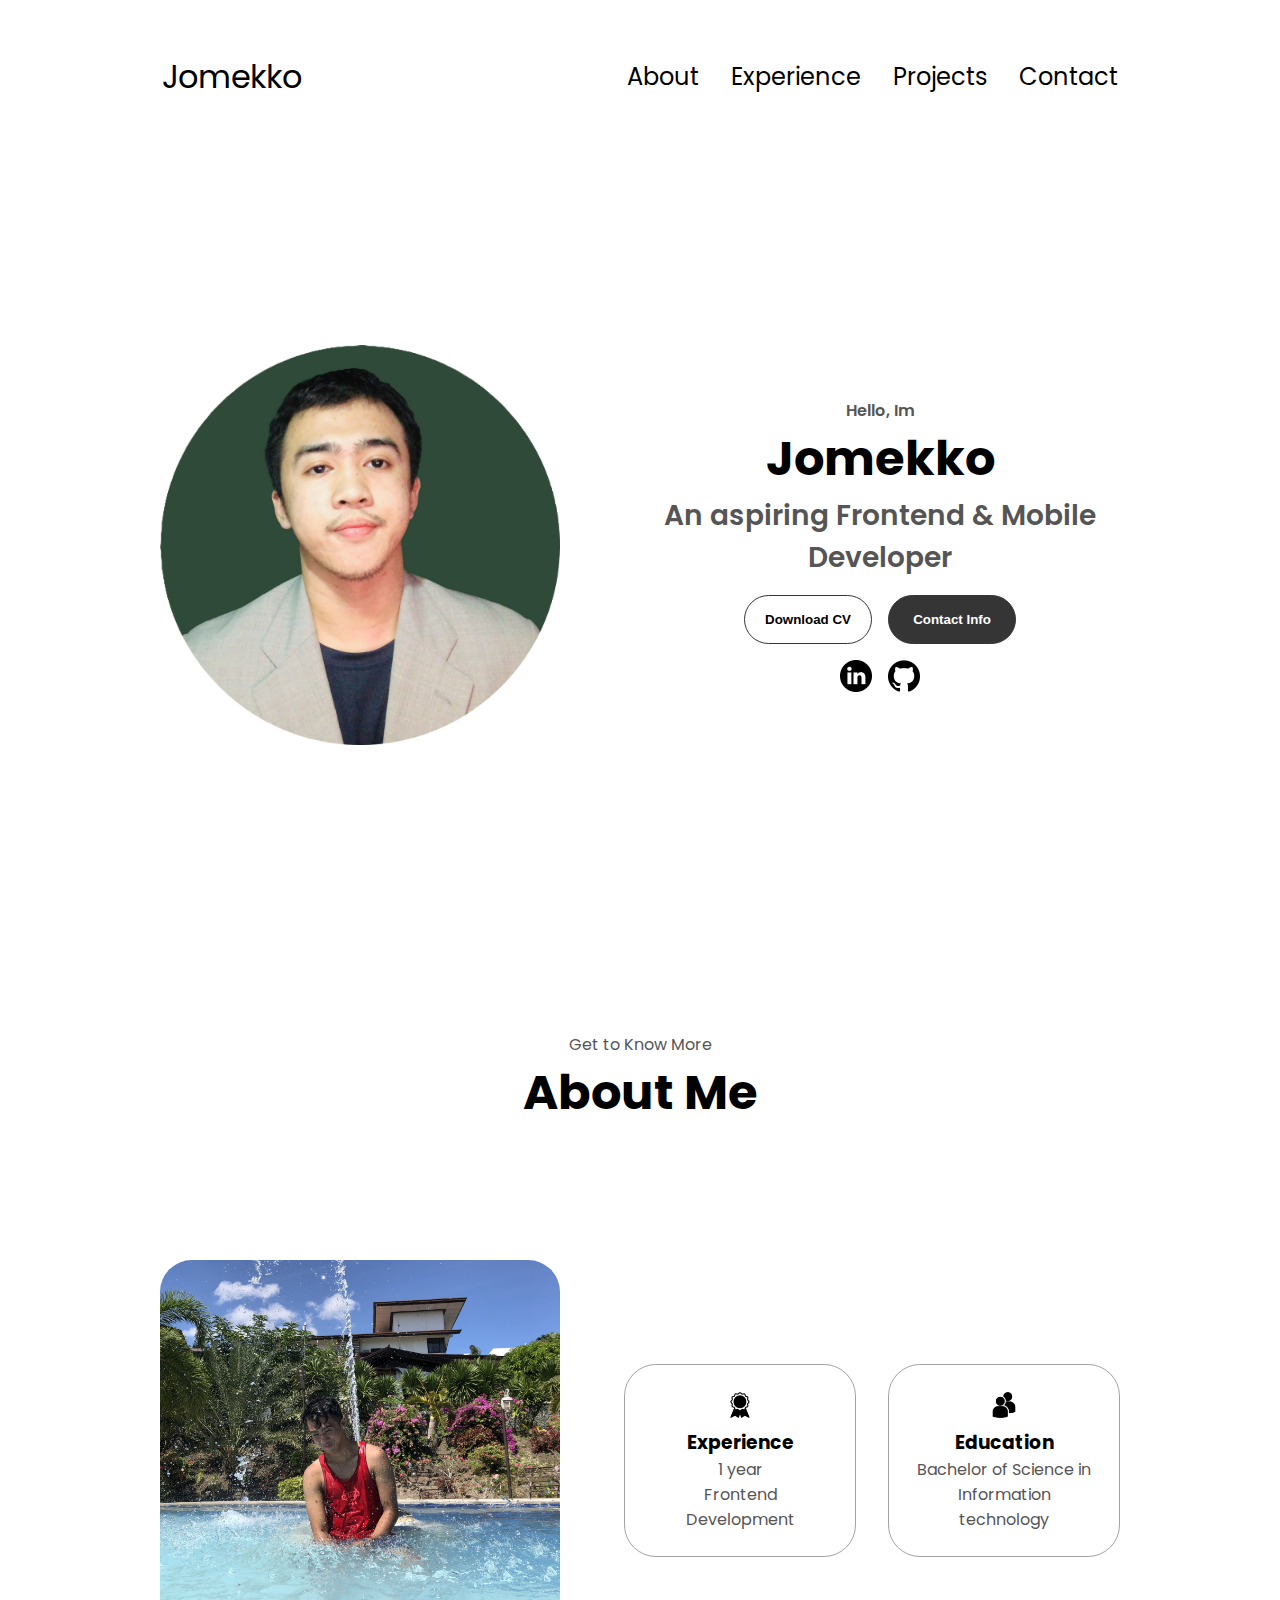
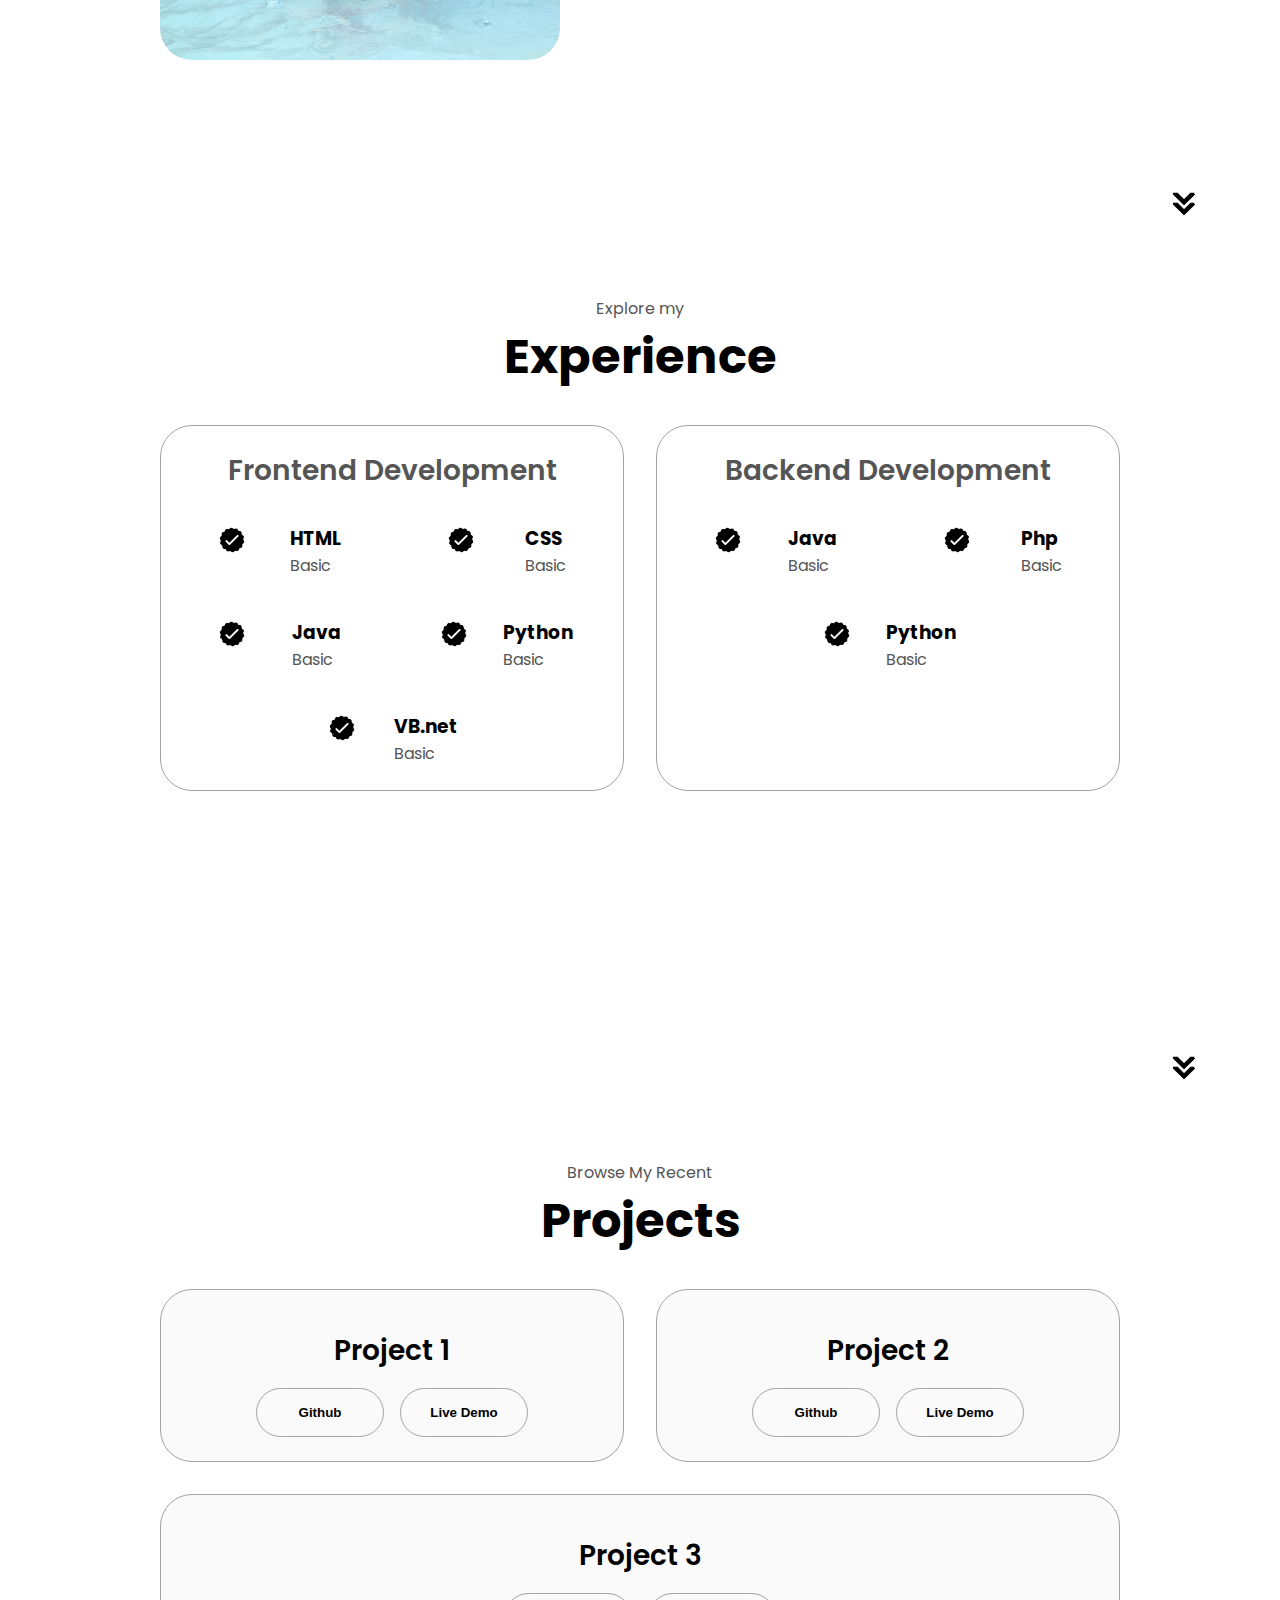
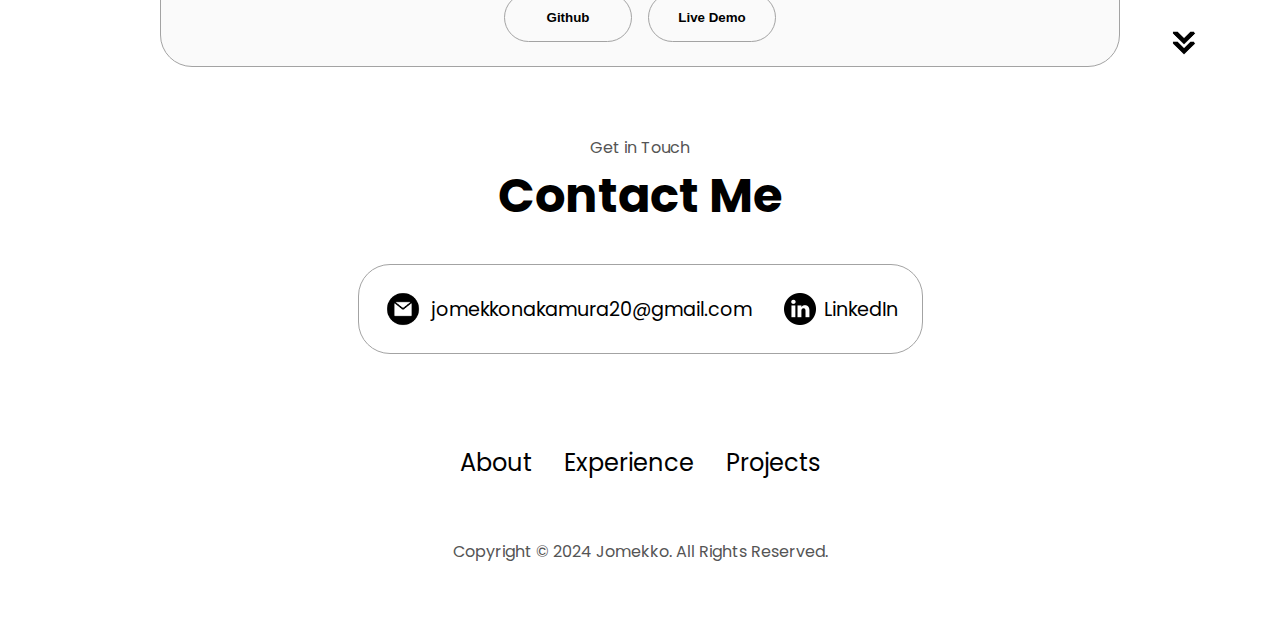
<file: index.html>
<!DOCTYPE html>
<html lang="en">
    <head>
        <meta charset="UTF-8">
        <meta http-equiv="X-UA-Compatible" content="IE=edge">
        <meta name="viewport" content="width=device-width, initial-scale=1.0">
        <title>My Portfolio</title>
        <link rel="stylesheet" href="style.css">
        <link rel="stylesheet" href="mediaqueries.css">
    </head> 
    <body>
        <nav id="desktop-nav">
            <div class="logo">Jomekko</div>
            <div>
                <ul class="nav-links">
                    <li><a href="#about">About</a></li>
                    <li><a href="#experience">Experience</a></li>
                    <li><a href="#projects">Projects</a></li>
                    <li><a href="#contact">Contact</a></li>
                </ul>
            </div>
        </nav>
        <nav id="hamburger-nav">
            <div class="logo">Jomekko</div>
            <div class="hamburger-menu">
                <div class="hamburger-icon" onclick="toggleMenu()">
                    <span></span>
                    <span></span>
                    <span></span>
                </div>
                <div class="menu-links">
                    <li><a href="#about" onclick="toggleMenu()">About</a></li>
                    <li><a href="#experience" onclick="toggleMenu()">Experience</a></li>
                    <li><a href="#projects" onclick="toggleMenu()">Projects</a></li>
                    <li><a href="#contact" onclick="toggleMenu()">Contact</a></li>
                </div>
            </div>
        </nav>
        <section id="profile">
            <div class="section__pic-container">
                <img src="./assets/profile.png" alt="Jomekko profile picture"/>
            </div>
            <div class="section__text">
                <p class="section__text__p1">Hello, Im</p>
                <h1 class="title">Jomekko</h1>
                <p class="section__text__p2">An aspiring Frontend & Mobile Developer</p>

                <div class="btn-container">
                    <button class="btn btn-color-2"onclick="window.open('./assets/resume.pdf')">Download CV</button>
                    <button class="btn btn-color-1"onclick="location.href='./#contact'">Contact Info</button>
                    
                </div>
                <div id="socials-container">
                    <img 
                        src="./assets/linkedin.png" 
                        alt="My Linkedin profile" 
                        class="icon" 
                        onclick="location.href='https://linkedin.com'"
                    />
                    <img 
                        src="./assets/github.png" 
                        alt="My Github profile" 
                        class="icon" 
                        onclick="location.href='https://github.com/Jomekko'"
                    />
                </div>
                
            </div>
        </section>
        <section id="about">
            <p class="section__text__p1">Get to Know More</p>
            <h1 class="title">About Me</h1>
            <div class="section-container"> 
                <div class="section__pic-container">
                    <img src="./assets/about-pic.JPG" alt="profile picture" class="about-pic">
                </div> 
                <div class="about-details-container">
                    <div class="about-containers">
                        <div class="details-container">
                            <img src="./assets/experience.png" alt="Experience icon" class="icon">
                            <h3>Experience</h3>
                            <p>1 year<br> Frontend Development</p>
                        </div>
                        <div class="details-container">
                            <img src="./assets/education.png" alt="Education icon" class="icon">
                            <h3>Education</h3>
                            <p>Bachelor of Science in Information technology </p>
                        </div>

                    </div>
                    <div class="text-container">
                        <p> 
                        </p>
                    </div>
                </div>
            </div>
            <img src="./assets/arrow.png" alt="arrow icon" class="icon arrow"
                onclick="location.href='.#experience'"
            >
        </section>
        <section id="experience">
            <p class="section__text__p1">Explore my</p>
            <h1 class="title">Experience</h1>
            <div class="experience-details-container">
                <div class="about-containers">
                    <div class="details-container">
                        <h2 class="experience-sub-title">Frontend Development</h2>
                        <div class="article-container">
                            <article>
                                <img src="./assets/checkmark.png" alt="Experience icon" class="icon">
                                <div>
                                    <h3>HTML</h3>
                                    <p>Basic</p>
                                </div>
                            </article>
                            <article>
                                <img src="./assets/checkmark.png" alt="Experience icon" class="icon">
                                <div>
                                    <h3>CSS</h3>
                                    <p>Basic</p>
                                </div>
                            </article>
                            <article>
                                <img src="./assets/checkmark.png" alt="Experience icon" class="icon">
                                <div>
                                    <h3>Java</h3>
                                    <p>Basic</p>
                                </div>
                            </article>
                            <article>
                                <img src="./assets/checkmark.png" alt="Experience icon" class="icon">
                                <div>
                                    <h3>Python</h3>
                                    <p>Basic</p>
                                </div>
                            </article>
                            <article>
                                <img src="./assets/checkmark.png" alt="Experience icon" class="icon">
                                <div>
                                    <h3>VB.net</h3>
                                    <p>Basic</p>
                                </div>
                            </article>
                        </div>
                    </div>
                    <div class="details-container">
                        <h2 class="experience-sub-title">Backend Development</h2>
                        <div class="article-container">
                                                       <article>
                                <img src="./assets/checkmark.png" alt="Experience icon" class="icon">
                                <div>
                                    <h3>Java</h3>
                                    <p>Basic</p>
                                </div>
                            </article>
                            <article>
                                <img src="./assets/checkmark.png" alt="Experience icon" class="icon">
                                <div>
                                    <h3>Php</h3>
                                    <p>Basic</p>
                                </div>
                            </article>
                            <article>
                                <img src="./assets/checkmark.png" alt="Experience icon" class="icon">
                                <div>
                                    <h3>Python</h3>
                                    <p>Basic</p>
                                </div>
                            </article>
                              
                        </div>
                    </div>
                </div>
            </div>
            <img src="./assets/arrow.png" alt="arrow icon" class="icon arrow"
             onclick="location.href='.#projects'"
            >   
        </section>
        <section id="projects">
            <p class="section__text__p1">Browse My Recent</p>
            <h1 class="title">Projects</h1>
            <div class="experience-details-container">
                <div class="about-containers">
                    <div class="details-container color-container">
                        <div class="article-container">
                            <!-- <img src="./assets/" alt="Project 1" class="project-img"
                            >  -->
                        </div>
                        <h2 class="experience-sub-title project-title">Project 1</h2>  
                        <div class="btn-container">
                            <button class="btn btn-color-2 project-btn" onclick="location.href='https://github.com/Jomekko'">
                                Github
                            </button>
                            <button class="btn btn-color-2 project-btn" onclick="location.href='https://github.com/Jomekko'">
                                Live Demo
                            </button>
                        </div>
                    </div>
                    <div class="details-container color-container">
                        <div class="article-container">
                            <!-- <img src="./assets/" alt="Project 2" class="project-img"
                            >    -->
                        </div>
                        <h2 class="experience-sub-title project-title">Project 2</h2>
                        <div class="btn-container">
                            <button class="btn btn-color-2 project-btn" onclick="location.href='https://github.com/Jomekko'">
                                Github
                            </button>
                            <button class="btn btn-color-2 project-btn" onclick="location.href='https://github.com/Jomekko'">
                                Live Demo
                            </button>
                        </div>
                    </div>
                    <div class="details-container color-container">
                        <div class="article-container">
                            <!-- <img src="./assets/" alt="Project 3" class="project-img"
                            >    -->
                        </div>
                        <h2 class="experience-sub-title project-title">Project 3</h2>
                        <div class="btn-container">
                            <button class="btn btn-color-2 project-btn" onclick="location.href='https://github.com/Jomekko'">
                                Github
                            </button>
                            <button class="btn btn-color-2 project-btn" onclick="location.href='https://github.com/Jomekko'">
                                Live Demo
                            </button>
                        </div>
                    </div>
                </div>
            </div>
            <img src="./assets/arrow.png" alt="arrow icon" class="icon arrow"
             onclick="location.href='.#contact'"
            >   
        </section>
        <section id="contact">
            <p class="section__text__p1">Get in Touch</p>
            <h1 class="title">Contact Me</h1>
            <div class="contact-info-upper-container">
                <div class="contact-info-container">
                    <img src="./assets/email.png" alt="Email icon" class="icon contact-icon email-icon">
                    <p><a href="mailto:jomekkonakamura20@gmail.com">jomekkonakamura20@gmail.com</a></p>
                </div>
                <div class="contact-info-container">
                    <img src="./assets/linkedin.png" alt="LinkedIn icon" class="icon contact-icon">
                    <p><a href="https://www.linkedin.com">LinkedIn</a></p>
                </div>
            </div>
           
        </section>
        <footer>
            <nav>
                <div class="nav-links-container">
                  <ul class="nav-links">
                    <li><a href="#about">About</a></li>
                    <li><a href="#experience">Experience</a></li>
                    <li><a href="#projects">Projects</a></li>
                  </ul>
                </div>
            </nav>
            <p>Copyright &#169; 2024 Jomekko. All Rights Reserved.</p>
        </footer>
        <script src="script.js"></script>
    </body> 
</html>
</file>
<file: style.css>
/* GENERAL */

@import url('https://fonts.googleapis.com/css2?family=Poppins:ital,wght@0,100;0,200;0,300;0,400;0,500;0,600;0,700;0,800;0,900;1,100;1,200;1,300;1,400;1,500;1,600;1,700;1,800;1,900&display=swap');

* {
    margin: 0;
    padding: 0;
}

body {
    font-family: "Poppins", sans-serif;
}

html {
    scroll-behavior: smooth;
}

p {
    color: rgb(85, 85, 85);
}

/* TRANSITION */

a,
.btn {
    transition: all 300ms ease;
}

/* DESKTOP NAV */

nav,
.nav-links {
    display: flex;
}

nav {
    justify-content: space-around;
    align-items: center;
    height: 17vh;
}

.nav-links {
    gap: 2rem;
    list-style: none;
    font-size: 1.5rem;
}
 
a {
    color: black;
    text-decoration: none;
    text-decoration-color: white;
}

a:hover {
    color: gray;
    text-decoration: underline;
    text-underline-offset: 1rem;
    text-decoration-color: rgb(181, 181, 181);
}

.logo {
    font-size: 2rem;
}

.logo:hover {
    cursor: default;
}

/* HAMBURGER MENU */

#hamburger-nav {
    display: none;
}

.hamburger-menu {
    position: relative;
    display: inline-block;
}

.hamburger-icon {
    display: flex;
    flex-direction: column;
    justify-content: space-between;
    height: 24px;
    width: 30px;
    cursor: pointer;
} 

.hamburger-icon span {
    width: 100%;
    height: 2px;
    background-color: black;
    transition: all 0.3 ease-in-out;
}

.menu-links {
    position: absolute;
    top: 100%;
    right: 0;
    background-color: white;
    width: fit-content;
    max-height: 0;
    overflow: hidden;
    transition: all 0.3 ease-in-out;
}

.menu-links a {
    display: block;
    padding: 10px;
    text-align: center;
    font-size: 1.5rem;
    color: black;
    text-decoration: none;
    transition: all 0.3 ease-in-out;
}

.menu-links li {
    list-style: none;
}
.menu-links.open {
    max-height: 300px;
} 

.hamburger-icon.open span:first-child {
    transform: rotate(45deg) translate(10px, 5px);
}

.hamburger-icon.open span:nth-child(2) {
    opacity: 0;
}

.hamburger-icon.open span:last-child {
    transform: rotate(-45deg) translate(10px, -5px);
}

.hamburger-icon span:first-child {
    transform: none;
}
.hamburger-icon span:first-child {
    opacity: 1;
}
.hamburger-icon span:first-child {
    transform: none;
}

/* SECTIONS */

section {
    padding-top: 4vh;
    height: 96vh;
    margin: 0 10rem;
    box-sizing: border-box;
    min-height: fit-content;
}

.section-container {
    display: flex;
}

/* PROFILE SECTION */

#profile {
    display: flex;
    justify-content: center;
    gap: 5rem;
    height: 80vh;
}

.section__pic-container {
    display: flex;
    height: 400px;
    width: 400px;
    margin: auto 0;
}

.section__text {
    align-self: center;
    text-align: center;
}

.section__text p {
    font-weight: 600;
}

.section__text__p1 {
    text-align: center;
}
.section__text__p2 {
    font-size: 1.75rem;
    margin-bottom: 1rem;
}

.title {
    font-size: 3rem;
    text-align: center;
}

#socials-container {
    display: flex;
    justify-content: center;
    margin-top: 1rem;
    gap: 1rem;
}

/* ICONS */

.icon {
    cursor: pointer;
    height: 2rem;
    
}

/* BUTTONS */

.btn-container {
    display: flex;
    justify-content: center;
    gap: 1rem;
}

.btn {
    font-weight: 600;
    transition: all 300ms ease;
    padding: 1rem;
    width: 8rem;
    border-radius: 2rem;
}

.btn-color-1,
.btn-color-2 {
    border: rgb(53, 53, 53) 0.1rem solid;

}

.btn-color-1:hover,
.btn-color-2:hover {
    cursor: pointer;
}

.btn-color-1,
.btn-color-2:hover {
    background: rgb(53, 53, 53);
    color: white;
}

.btn-color-1:hover {
    background: rgb(0, 0, 0);
}

.btn-color-2 {
    background: none;
}
.btn-color-2:hover {
    border: rgb(255, 255, 255) 0.1rem solid;
}

.btn-container {
    gap: 1rem;
}

/* ABOUT SECTION */

#about {
    position: relative;
}

.about-containers {
    gap: 2rem;
    margin-bottom: 2rem;
    margin-top: 2rem;
}

.about-details-container {
    justify-content: center;
    flex-direction: column;
}

.about-containers,
.about-details-container {
    display: flex;
}

.about-pic {
    border-radius: 2rem;
}

.arrow {
    position: absolute;
    right: -5rem;
    bottom: 2.5rem;
}

.details-container {
    padding: 1.5rem;
    flex: 1;
    background: white;
    border-radius: 2rem;
    border: rgb(53, 53, 53) 0.1rem solid;
    border-color: rgb(163, 163, 163);
    text-align: center;
}

.section-container {
    gap: 4rem;
    height: 80%;
}

.section__pic-container {
    height: 400px;
    width: 400px;
    margin: auto 0;
}

/* EXPERIENCE SECTION */

#experience {
    position: relative;
}

.experience-sub-title {
    color: rgb(85, 85, 85);
    font-weight: 600;
    font-size: 1.75rem;
    margin-bottom: 2rem;
}

.experience-details-container {
    display: flex;
    justify-content: center;
    flex-direction: column;
}

.article-container {
    display: flex;
    text-align: initial;
    flex-wrap: wrap;
    flex-direction: row;
    gap: 2.5rem;
    justify-content: space-around;
}

article {
    display: flex;
    width: 10rem;
    justify-content: space-around;
    gap: 0.5rem;
}

article .icon {
    cursor: default;
}

/* PROJECTS SECTION */

#projects {
    position: relative;
}

.color-container {
    border-color: rgb(163, 163, 163);
    background: rgb(250, 250, 250);
}

.project-img {
    border-radius: 2rem;
    width: 90%;
    height: 90%;
}

.project-title {
    margin: 1rem;
    color: black;
}

.project-btn {
    color: black;
    border-color: rgb(163, 163, 163);

} 

/* CONTACT */

#contact {
    display: flex;
    justify-content: center;
    flex-direction: column;
    height: 70vh;
}

.contact-info-upper-container {
    display: flex;
    justify-content: center;
    border-radius: 2rem;
    border: rgb(53, 53, 53) 0.1rem solid;
    border-color: rgb(163, 163, 163);
    background: (250, 250, 250);
    margin: 2rem auto;
    padding: 0.5rem;

}

.contact-info-container {
    display: flex;
    align-items: center;
    justify-content: center;
    gap: 0.5rem;
    margin: 1rem;
}

.contact-info-container p {
    font-size: larger;
}

.contact-icon {
    cursor: default;
}

.email-icon {
    height: 2.5rem;
}
  

/* FOOTER SECTION */

footer {
    height: 26vh;
    margin: 0 1rem;
}

footer p {
    text-align: center;
}
</file>
<file: mediaqueries.css>
@media screen and (max-width: 1400px) {
    #profile {
      height: 83vh;
      margin-bottom: 6rem;
    }
    .about-containers {
      flex-wrap: wrap;
    }
    #contact,
    #projects {
      height: fit-content;
    }
  }
  
  @media screen and (max-width: 1200px) {
    #desktop-nav {
      display: none;
    }
    #hamburger-nav {
      display: flex;
    }
    #experience,
    .experience-details-container {
      margin-top: 2rem;
    }
    #profile,
    .section-container {
      display: block;
    }
    .arrow {
      display: none;
    }
    section,
    .section-container {
      height: fit-content;
    }
    section {
      margin: 0 5%;
    }
    .section__pic-container {
      width: 275px;
      height: 275px;
      margin: 0 auto 2rem;
    }
    .about-containers {
      margin-top: 0;
    }
  }
  
  @media screen and (max-width: 600px) {
    #contact,
    footer {
      height: 40vh;
    }
    #profile {
      height: 83vh;
      margin-bottom: 0;
    }
    article {
      font-size: 1rem;
    }
    footer nav {
      height: fit-content;
      margin-bottom: 2rem;
    }
    .about-containers,
    .contact-info-upper-container,
    .btn-container {
      flex-wrap: wrap;
    }
    .contact-info-container {
      margin: 0;
    }
    .contact-info-container p,
    .nav-links li a {
      font-size: 1rem;
    }
    .experience-sub-title {
      font-size: 1.25rem;
    }
    .logo {
      font-size: 1.5rem;
    }
    .nav-links {
      flex-direction: column;
      gap: 0.5rem;
      text-align: center;
    }
    .section__pic-container {
      width: auto;
      height: 46vw;
      justify-content: center;
    }
    .section__text__p2 {
      font-size: 1.25rem;
    }
    .title {
      font-size: 2rem;
    }
    .text-container {
      text-align: justify;
    }
  }
</file>
